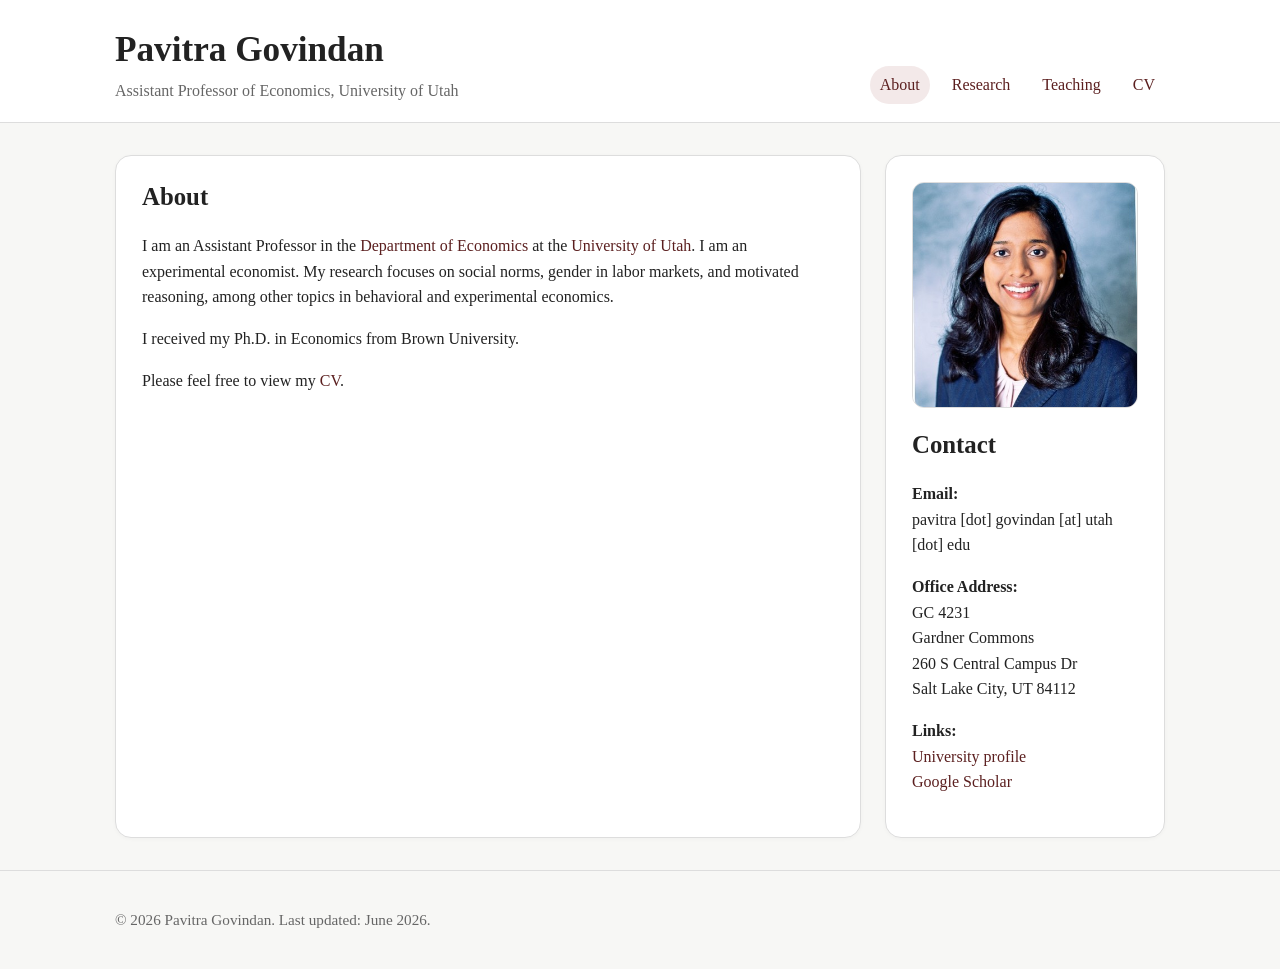
<file: index.html>
<!doctype html>
<html lang="en">
<head>
  <meta charset="utf-8">
  <meta name="viewport" content="width=device-width, initial-scale=1">
  <title>Pavitra Govindan | Academic Website</title>
  <meta name="description" content="Academic website of Pavitra Govindan, Assistant Professor of Economics at the University of Utah.">
  <link rel="stylesheet" href="assets/style.css">
</head>
<body>
  <header class="site-header">
    <div class="container header-grid">
      <div>
        <h1>Pavitra Govindan</h1>
        <p class="subtitle">Assistant Professor of Economics, University of Utah</p>
      </div>
      <nav aria-label="Main navigation">
        <a class="active" href="index.html">About</a>
        <a href="research.html">Research</a>
        <a href="teaching.html">Teaching</a>
        <a href="files/cv.pdf">CV</a>
      </nav>
    </div>
  </header>

  <main class="container content-grid">
    <section class="card main-card">
      <h2>About</h2>
      <p>
        I am an Assistant Professor in the
        <a href="https://econ.utah.edu/">Department of Economics</a> at the
        <a href="https://www.utah.edu/">University of Utah</a>. I am an experimental economist.
        My research focuses on social norms, gender in labor markets, and motivated reasoning,
        among other topics in behavioral and experimental economics.
      </p>
      <p>
        I received my Ph.D. in Economics from Brown University.
      </p>
      <p>
        Please feel free to view my <a href="files/cv.pdf">CV</a>.
      </p>
    </section>

    <aside class="card sidebar">
      <img class="profile-photo" src="assets/PavitraGovindan_Headshot.jpeg" alt="Pavitra Govindan">
      <h2>Contact</h2>
      <p><strong>Email:</strong><br><span class="email-obfuscated">pavitra [dot] govindan [at] utah [dot] edu</span></p>
      <p><strong>Office Address:</strong><br>GC 4231<br>Gardner Commons<br>260 S Central Campus Dr<br>Salt Lake City, UT 84112</p>
      <p><strong>Links:</strong><br>
        <a href="https://profiles.faculty.utah.edu/u6019273">University profile</a><br>
        <a href="https://scholar.google.com/citations?user=WDmZccgAAAAJ">Google Scholar</a>
      </p>
    </aside>
  </main>

  <footer class="site-footer">
    <div class="container">
      <p>&copy; <span id="year"></span> Pavitra Govindan. Last updated: June 2026.</p>
    </div>
  </footer>
  <script>document.getElementById('year').textContent = new Date().getFullYear();</script>
</body>
</html>
</file>
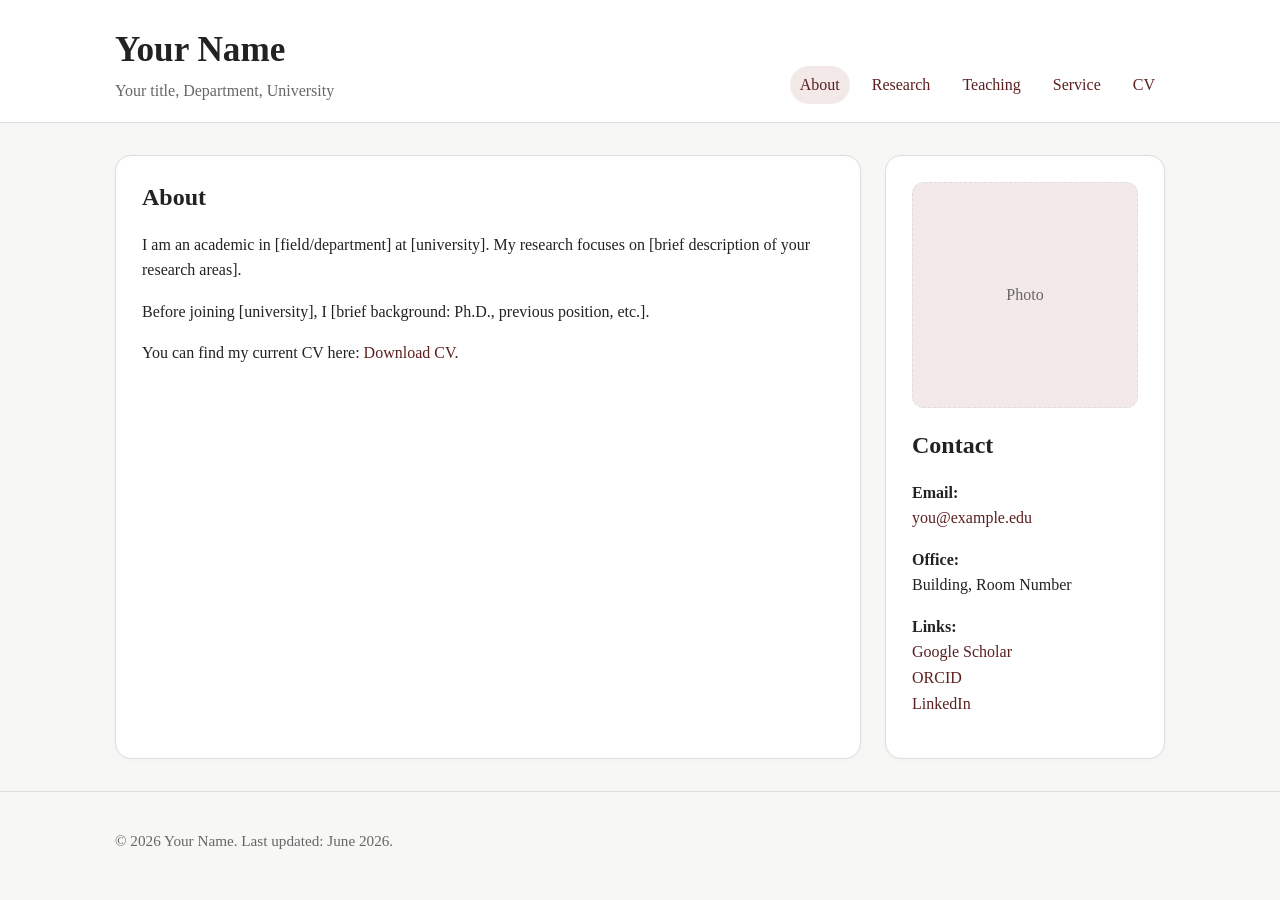
<file: academic_website_starter/index.html>
<!doctype html>
<html lang="en">
<head>
  <meta charset="utf-8">
  <meta name="viewport" content="width=device-width, initial-scale=1">
  <title>Your Name | Academic Website</title>
  <meta name="description" content="Academic website with research, teaching, service, and CV.">
  <link rel="stylesheet" href="assets/style.css">
</head>
<body>
  <header class="site-header">
    <div class="container header-grid">
      <div>
        <h1>Your Name</h1>
        <p class="subtitle">Your title, Department, University</p>
      </div>
      <nav aria-label="Main navigation">
        <a class="active" href="index.html">About</a>
        <a href="research.html">Research</a>
        <a href="teaching.html">Teaching</a>
        <a href="service.html">Service</a>
        <a href="files/cv.pdf">CV</a>
      </nav>
    </div>
  </header>

  <main class="container content-grid">
    <section class="card main-card">
      <h2>About</h2>
      <p>
        I am an academic in [field/department] at [university]. My research focuses on
        [brief description of your research areas].
      </p>
      <p>
        Before joining [university], I [brief background: Ph.D., previous position, etc.].
      </p>
      <p>
        You can find my current CV here:
        <a href="files/cv.pdf">Download CV</a>.
      </p>
    </section>

    <aside class="card sidebar">
      <div class="profile-placeholder" aria-label="Profile photo placeholder">Photo</div>
      <h2>Contact</h2>
      <p><strong>Email:</strong><br><a href="mailto:you@example.edu">you@example.edu</a></p>
      <p><strong>Office:</strong><br>Building, Room Number</p>
      <p><strong>Links:</strong><br>
        <a href="#">Google Scholar</a><br>
        <a href="#">ORCID</a><br>
        <a href="#">LinkedIn</a>
      </p>
    </aside>
  </main>

  <footer class="site-footer">
    <div class="container">
      <p>&copy; <span id="year"></span> Your Name. Last updated: June 2026.</p>
    </div>
  </footer>
  <script>document.getElementById('year').textContent = new Date().getFullYear();</script>
</body>
</html>
</file>
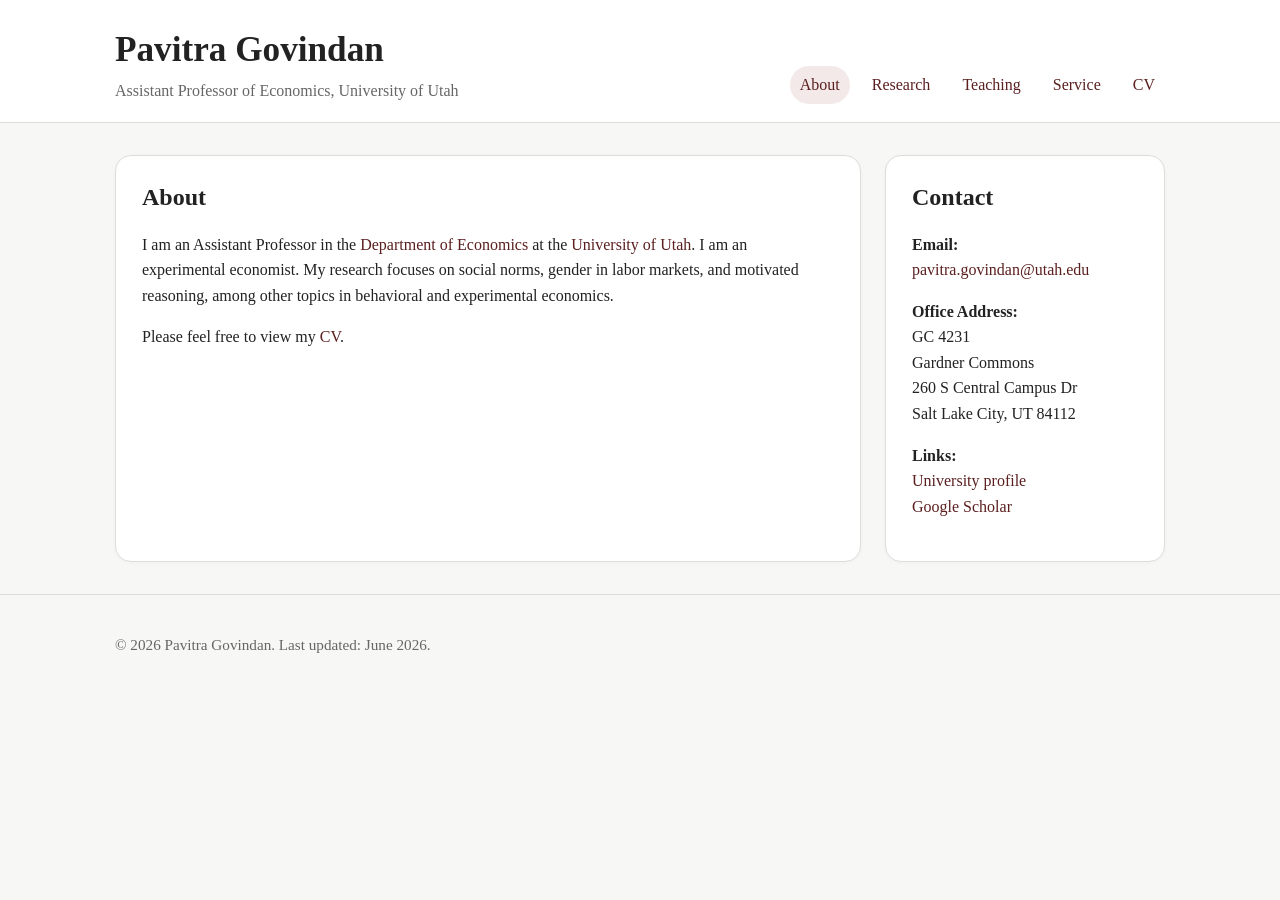
<file: pavitra_academic_website/index.html>
<!doctype html>
<html lang="en">
<head>
  <meta charset="utf-8">
  <meta name="viewport" content="width=device-width, initial-scale=1">
  <title>Pavitra Govindan | Academic Website</title>
  <meta name="description" content="Academic website of Pavitra Govindan, Assistant Professor of Economics at the University of Utah.">
  <link rel="stylesheet" href="assets/style.css">
</head>
<body>
  <header class="site-header">
    <div class="container header-grid">
      <div>
        <h1>Pavitra Govindan</h1>
        <p class="subtitle">Assistant Professor of Economics, University of Utah</p>
      </div>
      <nav aria-label="Main navigation">
        <a class="active" href="index.html">About</a>
        <a href="research.html">Research</a>
        <a href="teaching.html">Teaching</a>
        <a href="service.html">Service</a>
        <a href="files/cv.pdf">CV</a>
      </nav>
    </div>
  </header>

  <main class="container content-grid">
    <section class="card main-card">
      <h2>About</h2>
      <p>
        I am an Assistant Professor in the
        <a href="https://econ.utah.edu/">Department of Economics</a> at the
        <a href="https://www.utah.edu/">University of Utah</a>. I am an experimental economist.
        My research focuses on social norms, gender in labor markets, and motivated reasoning,
        among other topics in behavioral and experimental economics.
      </p>
      <p>
        Please feel free to view my <a href="files/cv.pdf">CV</a>.
      </p>
    </section>

    <aside class="card sidebar">
      <h2>Contact</h2>
      <p><strong>Email:</strong><br><a href="mailto:pavitra.govindan@utah.edu">pavitra.govindan@utah.edu</a></p>
      <p><strong>Office Address:</strong><br>GC 4231<br>Gardner Commons<br>260 S Central Campus Dr<br>Salt Lake City, UT 84112</p>
      <p><strong>Links:</strong><br>
        <a href="https://profiles.faculty.utah.edu/u6019273">University profile</a><br>
        <a href="https://scholar.google.com/citations?user=WDmZccgAAAAJ">Google Scholar</a>
      </p>
    </aside>
  </main>

  <footer class="site-footer">
    <div class="container">
      <p>&copy; <span id="year"></span> Pavitra Govindan. Last updated: June 2026.</p>
    </div>
  </footer>
  <script>document.getElementById('year').textContent = new Date().getFullYear();</script>
</body>
</html>
</file>
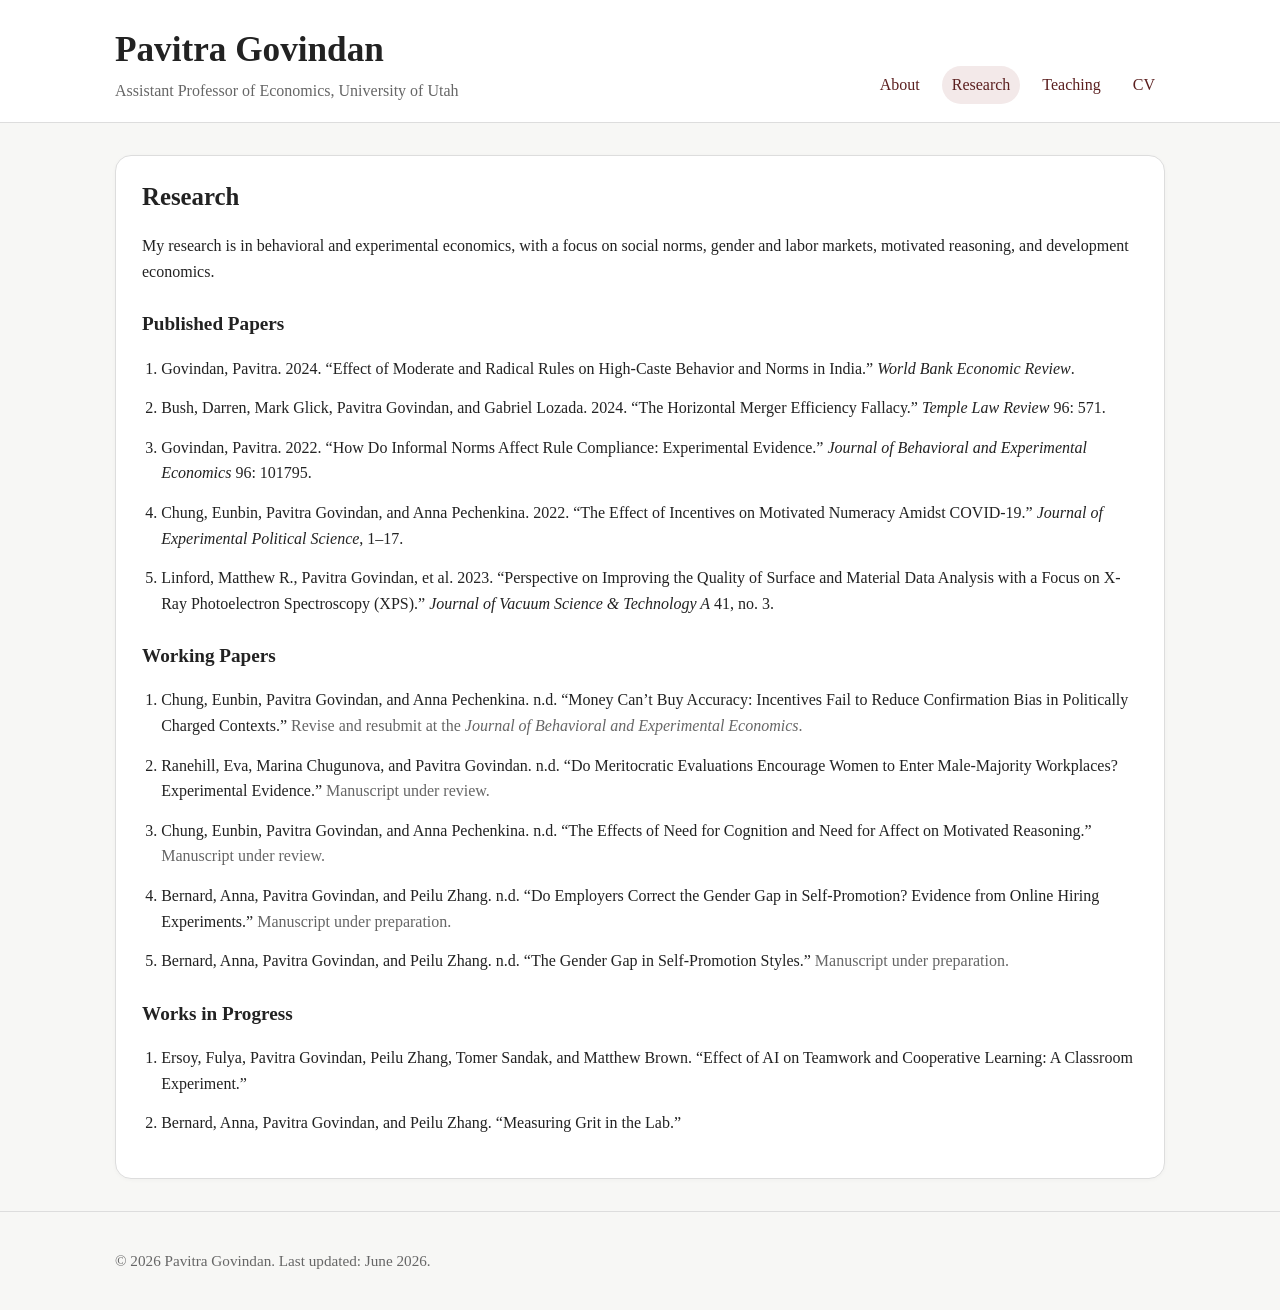
<file: research.html>
<!doctype html>
<html lang="en">
<head>
  <meta charset="utf-8">
  <meta name="viewport" content="width=device-width, initial-scale=1">
  <title>Research | Pavitra Govindan</title>
  <meta name="description" content="Research by Pavitra Govindan, including published papers, working papers, and works in progress.">
  <link rel="stylesheet" href="assets/style.css">
</head>
<body>
  <header class="site-header">
    <div class="container header-grid">
      <div>
        <h1>Pavitra Govindan</h1>
        <p class="subtitle">Assistant Professor of Economics, University of Utah</p>
      </div>
      <nav aria-label="Main navigation">
        <a href="index.html">About</a>
        <a class="active" href="research.html">Research</a>
        <a href="teaching.html">Teaching</a>
        <a href="files/cv.pdf">CV</a>
      </nav>
    </div>
  </header>

  <main class="container single-column">
    <section class="card">
      <h2>Research</h2>
      <p>
        My research is in behavioral and experimental economics, with a focus on social norms,
        gender and labor markets, motivated reasoning, and development economics.
      </p>

      <h3>Published Papers</h3>
      <ol class="publication-list">
        <li>Govindan, Pavitra. 2024. &ldquo;Effect of Moderate and Radical Rules on High-Caste Behavior and Norms in India.&rdquo; <em>World Bank Economic Review</em>.</li>
        <li>Bush, Darren, Mark Glick, Pavitra Govindan, and Gabriel Lozada. 2024. &ldquo;The Horizontal Merger Efficiency Fallacy.&rdquo; <em>Temple Law Review</em> 96: 571.</li>
        <li>Govindan, Pavitra. 2022. &ldquo;How Do Informal Norms Affect Rule Compliance: Experimental Evidence.&rdquo; <em>Journal of Behavioral and Experimental Economics</em> 96: 101795.</li>
        <li>Chung, Eunbin, Pavitra Govindan, and Anna Pechenkina. 2022. &ldquo;The Effect of Incentives on Motivated Numeracy Amidst COVID-19.&rdquo; <em>Journal of Experimental Political Science</em>, 1&ndash;17.</li>
        <li>Linford, Matthew R., Pavitra Govindan, et al. 2023. &ldquo;Perspective on Improving the Quality of Surface and Material Data Analysis with a Focus on X-Ray Photoelectron Spectroscopy (XPS).&rdquo; <em>Journal of Vacuum Science &amp; Technology A</em> 41, no. 3.</li>
      </ol>

      <h3>Working Papers</h3>
      <ol class="publication-list">
        <li>Chung, Eunbin, Pavitra Govindan, and Anna Pechenkina. n.d. &ldquo;Money Can&rsquo;t Buy Accuracy: Incentives Fail to Reduce Confirmation Bias in Politically Charged Contexts.&rdquo; <span class="pub-status">Revise and resubmit at the <em>Journal of Behavioral and Experimental Economics</em>.</span></li>
        <li>Ranehill, Eva, Marina Chugunova, and Pavitra Govindan. n.d. &ldquo;Do Meritocratic Evaluations Encourage Women to Enter Male-Majority Workplaces? Experimental Evidence.&rdquo; <span class="pub-status">Manuscript under review.</span></li>
        <li>Chung, Eunbin, Pavitra Govindan, and Anna Pechenkina. n.d. &ldquo;The Effects of Need for Cognition and Need for Affect on Motivated Reasoning.&rdquo; <span class="pub-status">Manuscript under review.</span></li>
        <li>Bernard, Anna, Pavitra Govindan, and Peilu Zhang. n.d. &ldquo;Do Employers Correct the Gender Gap in Self-Promotion? Evidence from Online Hiring Experiments.&rdquo; <span class="pub-status">Manuscript under preparation.</span></li>
        <li>Bernard, Anna, Pavitra Govindan, and Peilu Zhang. n.d. &ldquo;The Gender Gap in Self-Promotion Styles.&rdquo; <span class="pub-status">Manuscript under preparation.</span></li>
      </ol>

      <h3>Works in Progress</h3>
      <ol class="publication-list">
        <li>Ersoy, Fulya, Pavitra Govindan, Peilu Zhang, Tomer Sandak, and Matthew Brown. &ldquo;Effect of AI on Teamwork and Cooperative Learning: A Classroom Experiment.&rdquo;</li>
        <li>Bernard, Anna, Pavitra Govindan, and Peilu Zhang. &ldquo;Measuring Grit in the Lab.&rdquo;</li>
      </ol>
    </section>
  </main>

  <footer class="site-footer">
    <div class="container">
      <p>&copy; <span id="year"></span> Pavitra Govindan. Last updated: June 2026.</p>
    </div>
  </footer>
  <script>document.getElementById('year').textContent = new Date().getFullYear();</script>
</body>
</html>
</file>
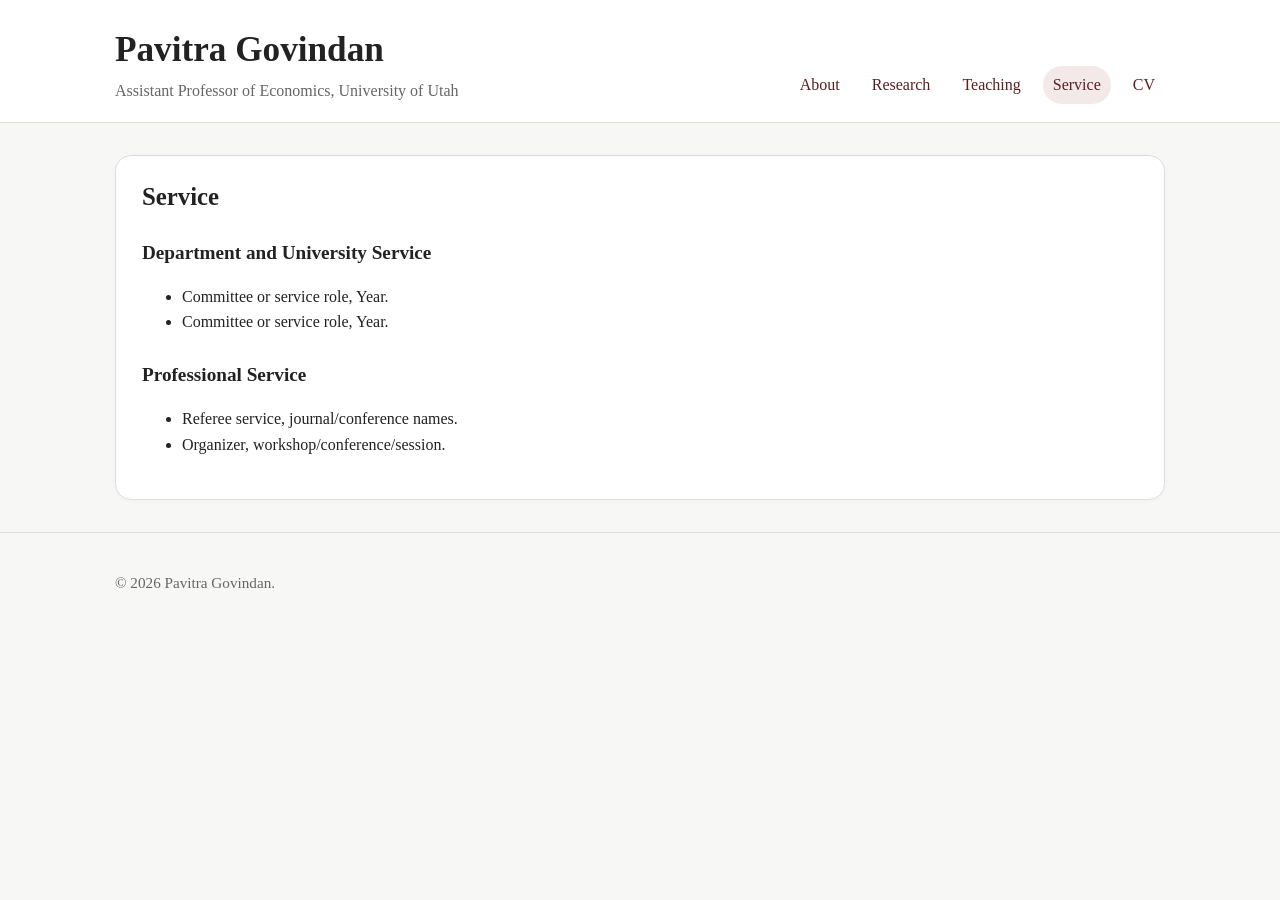
<file: service.html>
<!doctype html>
<html lang="en">
<head>
  <meta charset="utf-8">
  <meta name="viewport" content="width=device-width, initial-scale=1">
  <title>Service | Pavitra Govindan</title>
  <link rel="stylesheet" href="assets/style.css">
</head>
<body>
  <header class="site-header">
    <div class="container header-grid">
      <div>
        <h1>Pavitra Govindan</h1>
        <p class="subtitle">Assistant Professor of Economics, University of Utah</p>
      </div>
      <nav aria-label="Main navigation">
        <a href="index.html">About</a>
        <a href="research.html">Research</a>
        <a href="teaching.html">Teaching</a>
        <a class="active" href="service.html">Service</a>
        <a href="files/cv.pdf">CV</a>
      </nav>
    </div>
  </header>

  <main class="container single-column">
    <section class="card">
      <h2>Service</h2>
      <h3>Department and University Service</h3>
      <ul>
        <li>Committee or service role, Year.</li>
        <li>Committee or service role, Year.</li>
      </ul>

      <h3>Professional Service</h3>
      <ul>
        <li>Referee service, journal/conference names.</li>
        <li>Organizer, workshop/conference/session.</li>
      </ul>
    </section>
  </main>

  <footer class="site-footer"><div class="container"><p>&copy; <span id="year"></span> Pavitra Govindan.</p></div></footer>
  <script>document.getElementById('year').textContent = new Date().getFullYear();</script>
</body>
</html>
</file>
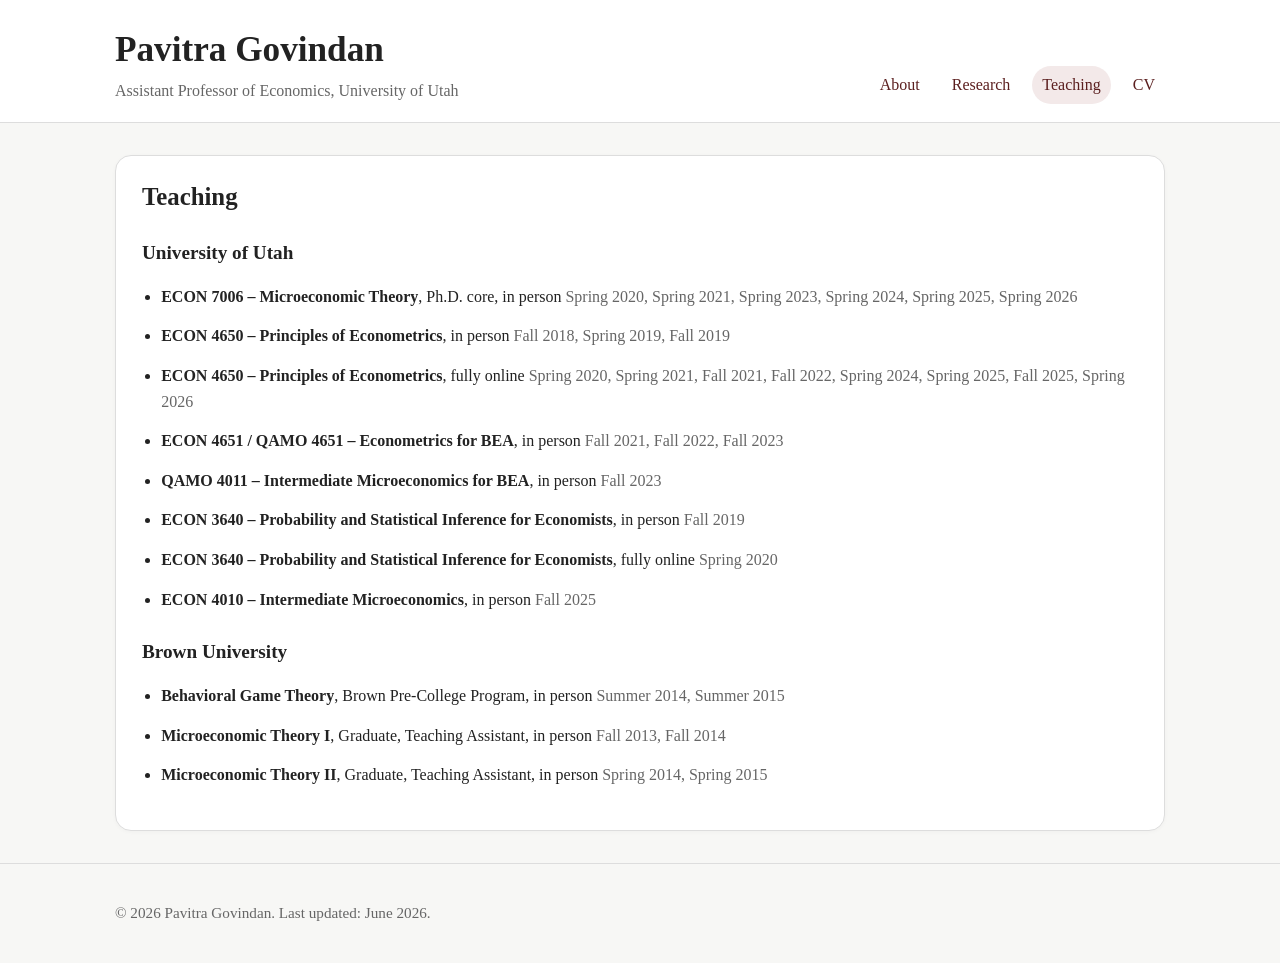
<file: teaching.html>
<!doctype html>
<html lang="en">
<head>
  <meta charset="utf-8">
  <meta name="viewport" content="width=device-width, initial-scale=1">
  <title>Teaching | Pavitra Govindan</title>
  <meta name="description" content="Teaching by Pavitra Govindan at the University of Utah and Brown University.">
  <link rel="stylesheet" href="assets/style.css">
</head>
<body>
  <header class="site-header">
    <div class="container header-grid">
      <div>
        <h1>Pavitra Govindan</h1>
        <p class="subtitle">Assistant Professor of Economics, University of Utah</p>
      </div>
      <nav aria-label="Main navigation">
        <a href="index.html">About</a>
        <a href="research.html">Research</a>
        <a class="active" href="teaching.html">Teaching</a>
        <a href="files/cv.pdf">CV</a>
      </nav>
    </div>
  </header>

  <main class="container single-column">
    <section class="card">
      <h2>Teaching</h2>

      <h3>University of Utah</h3>
      <ul class="teaching-list">
        <li><strong>ECON 7006 &ndash; Microeconomic Theory</strong>, Ph.D. core, in person <span class="course-dates">Spring 2020, Spring 2021, Spring 2023, Spring 2024, Spring 2025, Spring 2026</span></li>
        <li><strong>ECON 4650 &ndash; Principles of Econometrics</strong>, in person <span class="course-dates">Fall 2018, Spring 2019, Fall 2019</span></li>
        <li><strong>ECON 4650 &ndash; Principles of Econometrics</strong>, fully online <span class="course-dates">Spring 2020, Spring 2021, Fall 2021, Fall 2022, Spring 2024, Spring 2025, Fall 2025, Spring 2026</span></li>
        <li><strong>ECON 4651 / QAMO 4651 &ndash; Econometrics for BEA</strong>, in person <span class="course-dates">Fall 2021, Fall 2022, Fall 2023</span></li>
        <li><strong>QAMO 4011 &ndash; Intermediate Microeconomics for BEA</strong>, in person <span class="course-dates">Fall 2023</span></li>
        <li><strong>ECON 3640 &ndash; Probability and Statistical Inference for Economists</strong>, in person <span class="course-dates">Fall 2019</span></li>
        <li><strong>ECON 3640 &ndash; Probability and Statistical Inference for Economists</strong>, fully online <span class="course-dates">Spring 2020</span></li>
        <li><strong>ECON 4010 &ndash; Intermediate Microeconomics</strong>, in person <span class="course-dates">Fall 2025</span></li>
      </ul>

      <h3>Brown University</h3>
      <ul class="teaching-list">
        <li><strong>Behavioral Game Theory</strong>, Brown Pre-College Program, in person <span class="course-dates">Summer 2014, Summer 2015</span></li>
        <li><strong>Microeconomic Theory I</strong>, Graduate, Teaching Assistant, in person <span class="course-dates">Fall 2013, Fall 2014</span></li>
        <li><strong>Microeconomic Theory II</strong>, Graduate, Teaching Assistant, in person <span class="course-dates">Spring 2014, Spring 2015</span></li>
      </ul>
    </section>
  </main>

  <footer class="site-footer">
    <div class="container">
      <p>&copy; <span id="year"></span> Pavitra Govindan. Last updated: June 2026.</p>
    </div>
  </footer>
  <script>document.getElementById('year').textContent = new Date().getFullYear();</script>
</body>
</html>
</file>
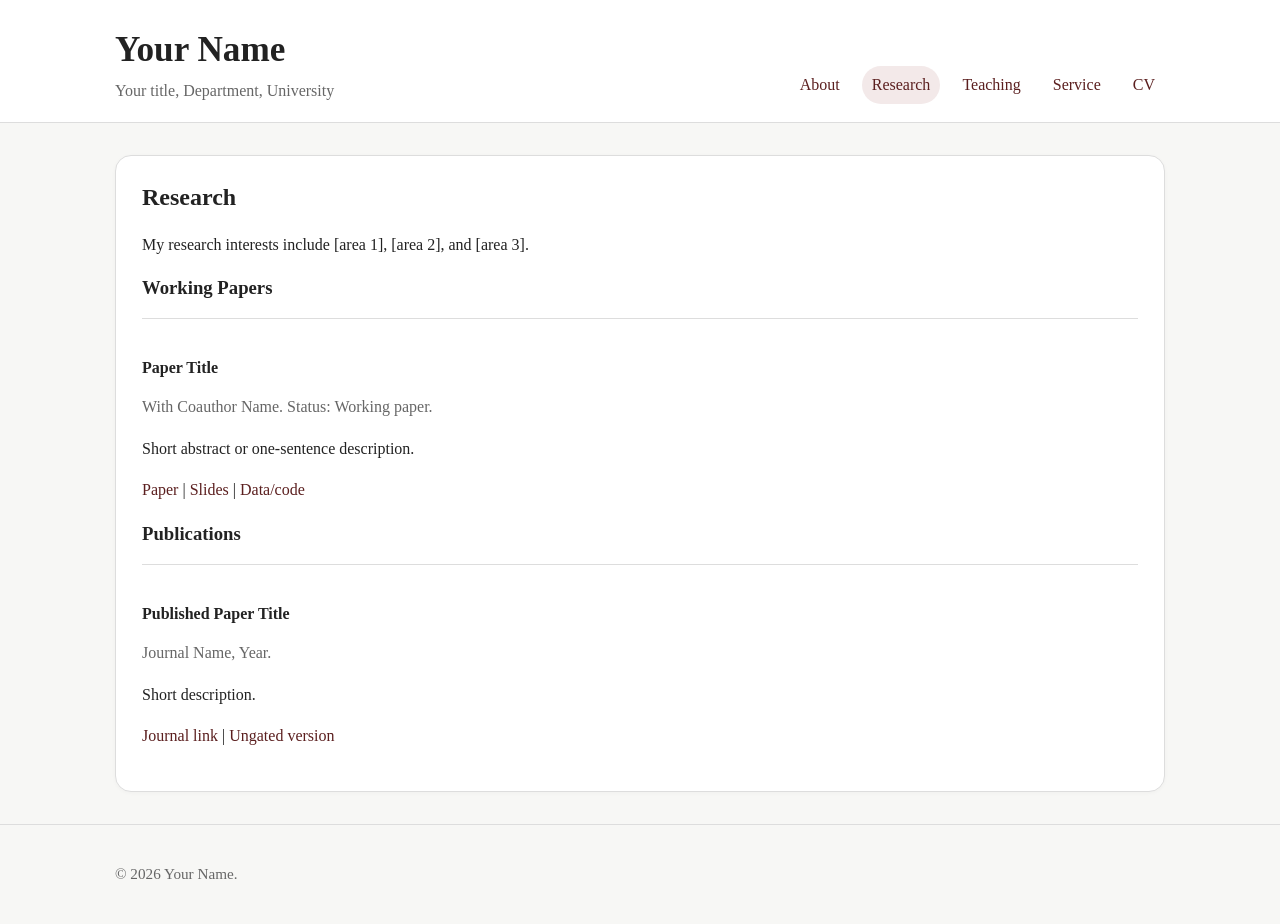
<file: academic_website_starter/research.html>
<!doctype html>
<html lang="en">
<head>
  <meta charset="utf-8">
  <meta name="viewport" content="width=device-width, initial-scale=1">
  <title>Research | Your Name</title>
  <link rel="stylesheet" href="assets/style.css">
</head>
<body>
  <header class="site-header">
    <div class="container header-grid">
      <div>
        <h1>Your Name</h1>
        <p class="subtitle">Your title, Department, University</p>
      </div>
      <nav aria-label="Main navigation">
        <a href="index.html">About</a>
        <a class="active" href="research.html">Research</a>
        <a href="teaching.html">Teaching</a>
        <a href="service.html">Service</a>
        <a href="files/cv.pdf">CV</a>
      </nav>
    </div>
  </header>

  <main class="container single-column">
    <section class="card">
      <h2>Research</h2>
      <p>
        My research interests include [area 1], [area 2], and [area 3].
      </p>

      <h3>Working Papers</h3>
      <article class="entry">
        <h4>Paper Title</h4>
        <p class="muted">With Coauthor Name. Status: Working paper.</p>
        <p>Short abstract or one-sentence description.</p>
        <p><a href="#">Paper</a> | <a href="#">Slides</a> | <a href="#">Data/code</a></p>
      </article>

      <h3>Publications</h3>
      <article class="entry">
        <h4>Published Paper Title</h4>
        <p class="muted">Journal Name, Year.</p>
        <p>Short description.</p>
        <p><a href="#">Journal link</a> | <a href="#">Ungated version</a></p>
      </article>
    </section>
  </main>

  <footer class="site-footer"><div class="container"><p>&copy; <span id="year"></span> Your Name.</p></div></footer>
  <script>document.getElementById('year').textContent = new Date().getFullYear();</script>
</body>
</html>
</file>
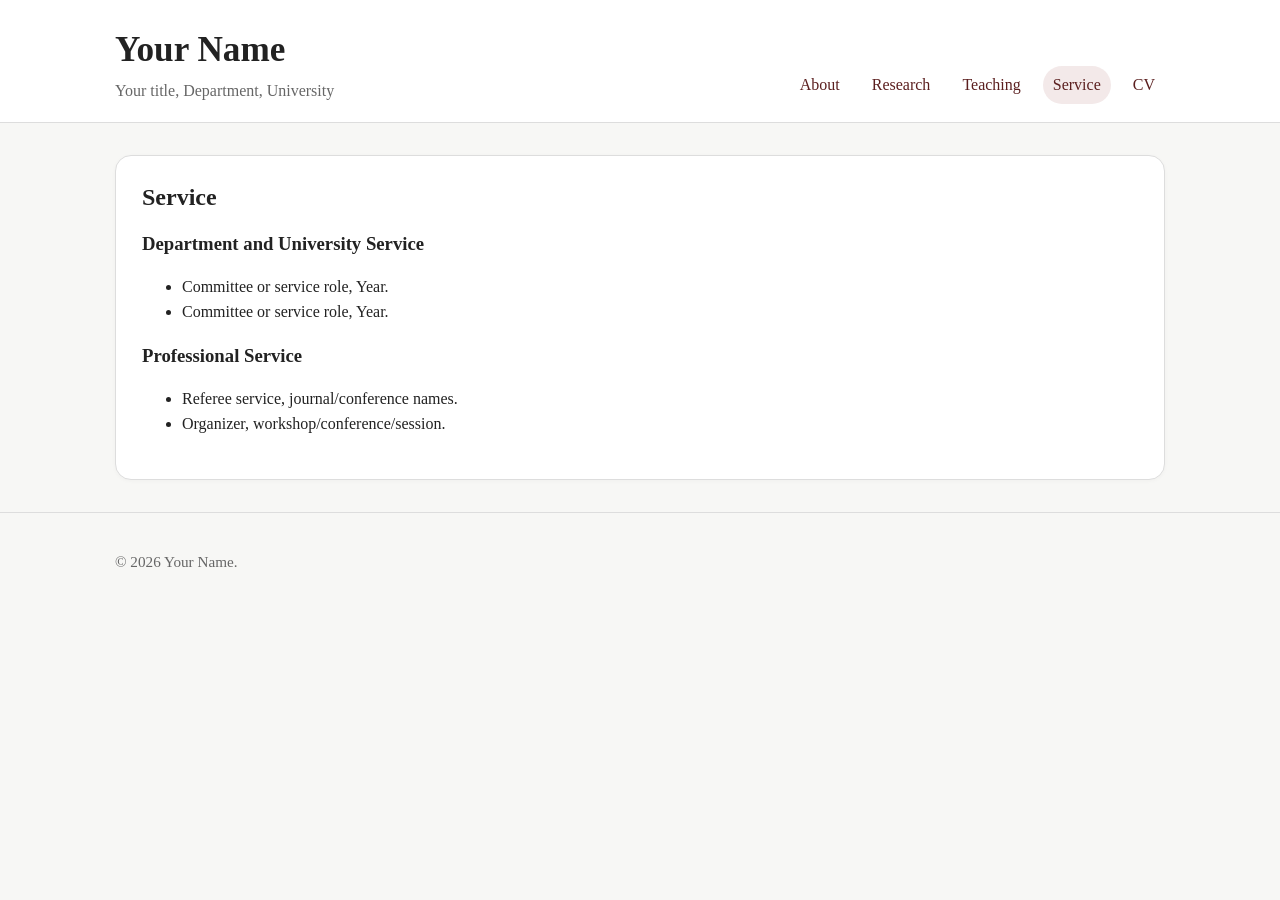
<file: academic_website_starter/service.html>
<!doctype html>
<html lang="en">
<head>
  <meta charset="utf-8">
  <meta name="viewport" content="width=device-width, initial-scale=1">
  <title>Service | Your Name</title>
  <link rel="stylesheet" href="assets/style.css">
</head>
<body>
  <header class="site-header">
    <div class="container header-grid">
      <div>
        <h1>Your Name</h1>
        <p class="subtitle">Your title, Department, University</p>
      </div>
      <nav aria-label="Main navigation">
        <a href="index.html">About</a>
        <a href="research.html">Research</a>
        <a href="teaching.html">Teaching</a>
        <a class="active" href="service.html">Service</a>
        <a href="files/cv.pdf">CV</a>
      </nav>
    </div>
  </header>

  <main class="container single-column">
    <section class="card">
      <h2>Service</h2>
      <h3>Department and University Service</h3>
      <ul>
        <li>Committee or service role, Year.</li>
        <li>Committee or service role, Year.</li>
      </ul>

      <h3>Professional Service</h3>
      <ul>
        <li>Referee service, journal/conference names.</li>
        <li>Organizer, workshop/conference/session.</li>
      </ul>
    </section>
  </main>

  <footer class="site-footer"><div class="container"><p>&copy; <span id="year"></span> Your Name.</p></div></footer>
  <script>document.getElementById('year').textContent = new Date().getFullYear();</script>
</body>
</html>
</file>
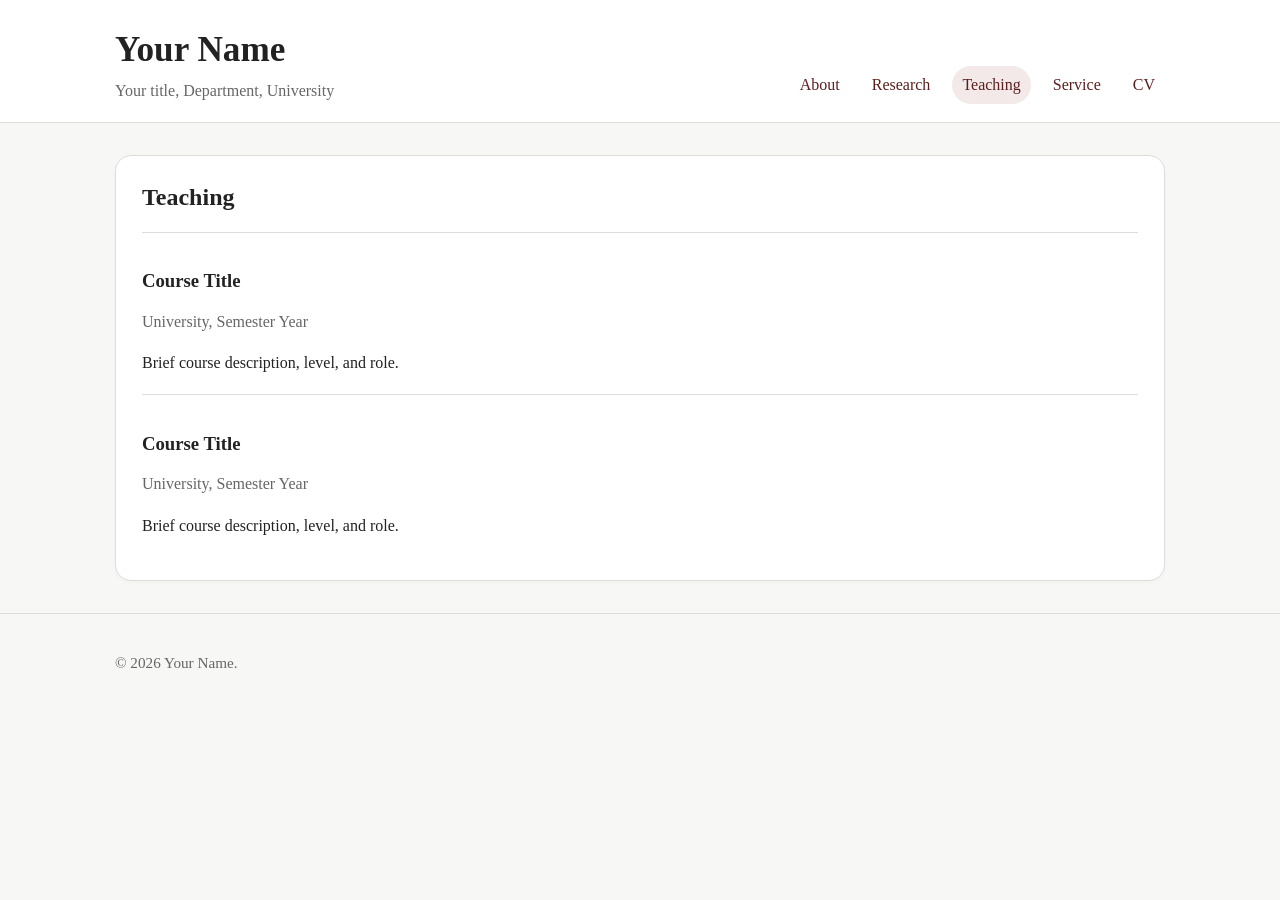
<file: academic_website_starter/teaching.html>
<!doctype html>
<html lang="en">
<head>
  <meta charset="utf-8">
  <meta name="viewport" content="width=device-width, initial-scale=1">
  <title>Teaching | Your Name</title>
  <link rel="stylesheet" href="assets/style.css">
</head>
<body>
  <header class="site-header">
    <div class="container header-grid">
      <div>
        <h1>Your Name</h1>
        <p class="subtitle">Your title, Department, University</p>
      </div>
      <nav aria-label="Main navigation">
        <a href="index.html">About</a>
        <a href="research.html">Research</a>
        <a class="active" href="teaching.html">Teaching</a>
        <a href="service.html">Service</a>
        <a href="files/cv.pdf">CV</a>
      </nav>
    </div>
  </header>

  <main class="container single-column">
    <section class="card">
      <h2>Teaching</h2>
      <article class="entry">
        <h3>Course Title</h3>
        <p class="muted">University, Semester Year</p>
        <p>Brief course description, level, and role.</p>
      </article>
      <article class="entry">
        <h3>Course Title</h3>
        <p class="muted">University, Semester Year</p>
        <p>Brief course description, level, and role.</p>
      </article>
    </section>
  </main>

  <footer class="site-footer"><div class="container"><p>&copy; <span id="year"></span> Your Name.</p></div></footer>
  <script>document.getElementById('year').textContent = new Date().getFullYear();</script>
</body>
</html>
</file>
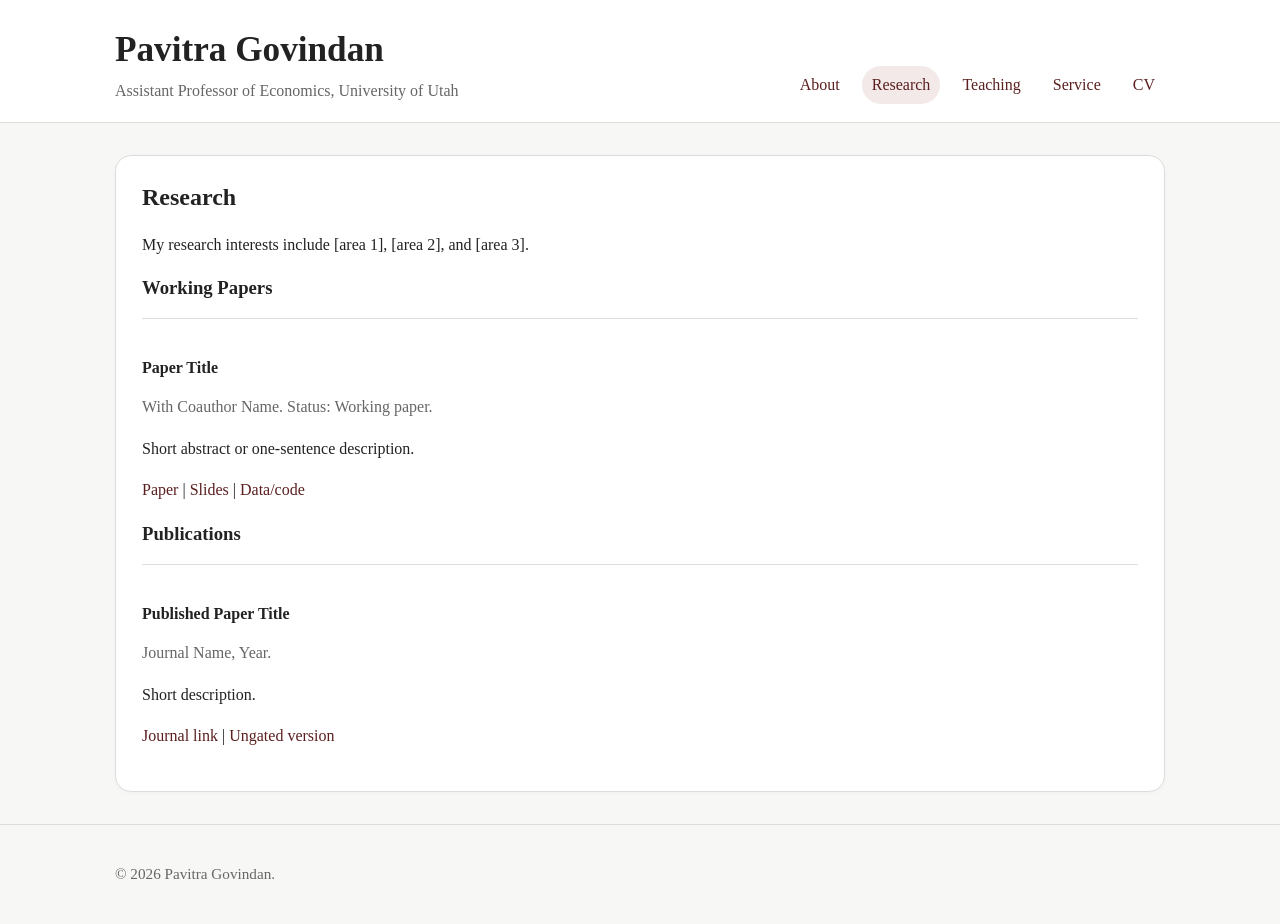
<file: pavitra_academic_website/research.html>
<!doctype html>
<html lang="en">
<head>
  <meta charset="utf-8">
  <meta name="viewport" content="width=device-width, initial-scale=1">
  <title>Research | Pavitra Govindan</title>
  <link rel="stylesheet" href="assets/style.css">
</head>
<body>
  <header class="site-header">
    <div class="container header-grid">
      <div>
        <h1>Pavitra Govindan</h1>
        <p class="subtitle">Assistant Professor of Economics, University of Utah</p>
      </div>
      <nav aria-label="Main navigation">
        <a href="index.html">About</a>
        <a class="active" href="research.html">Research</a>
        <a href="teaching.html">Teaching</a>
        <a href="service.html">Service</a>
        <a href="files/cv.pdf">CV</a>
      </nav>
    </div>
  </header>

  <main class="container single-column">
    <section class="card">
      <h2>Research</h2>
      <p>
        My research interests include [area 1], [area 2], and [area 3].
      </p>

      <h3>Working Papers</h3>
      <article class="entry">
        <h4>Paper Title</h4>
        <p class="muted">With Coauthor Name. Status: Working paper.</p>
        <p>Short abstract or one-sentence description.</p>
        <p><a href="#">Paper</a> | <a href="#">Slides</a> | <a href="#">Data/code</a></p>
      </article>

      <h3>Publications</h3>
      <article class="entry">
        <h4>Published Paper Title</h4>
        <p class="muted">Journal Name, Year.</p>
        <p>Short description.</p>
        <p><a href="#">Journal link</a> | <a href="#">Ungated version</a></p>
      </article>
    </section>
  </main>

  <footer class="site-footer"><div class="container"><p>&copy; <span id="year"></span> Pavitra Govindan.</p></div></footer>
  <script>document.getElementById('year').textContent = new Date().getFullYear();</script>
</body>
</html>
</file>
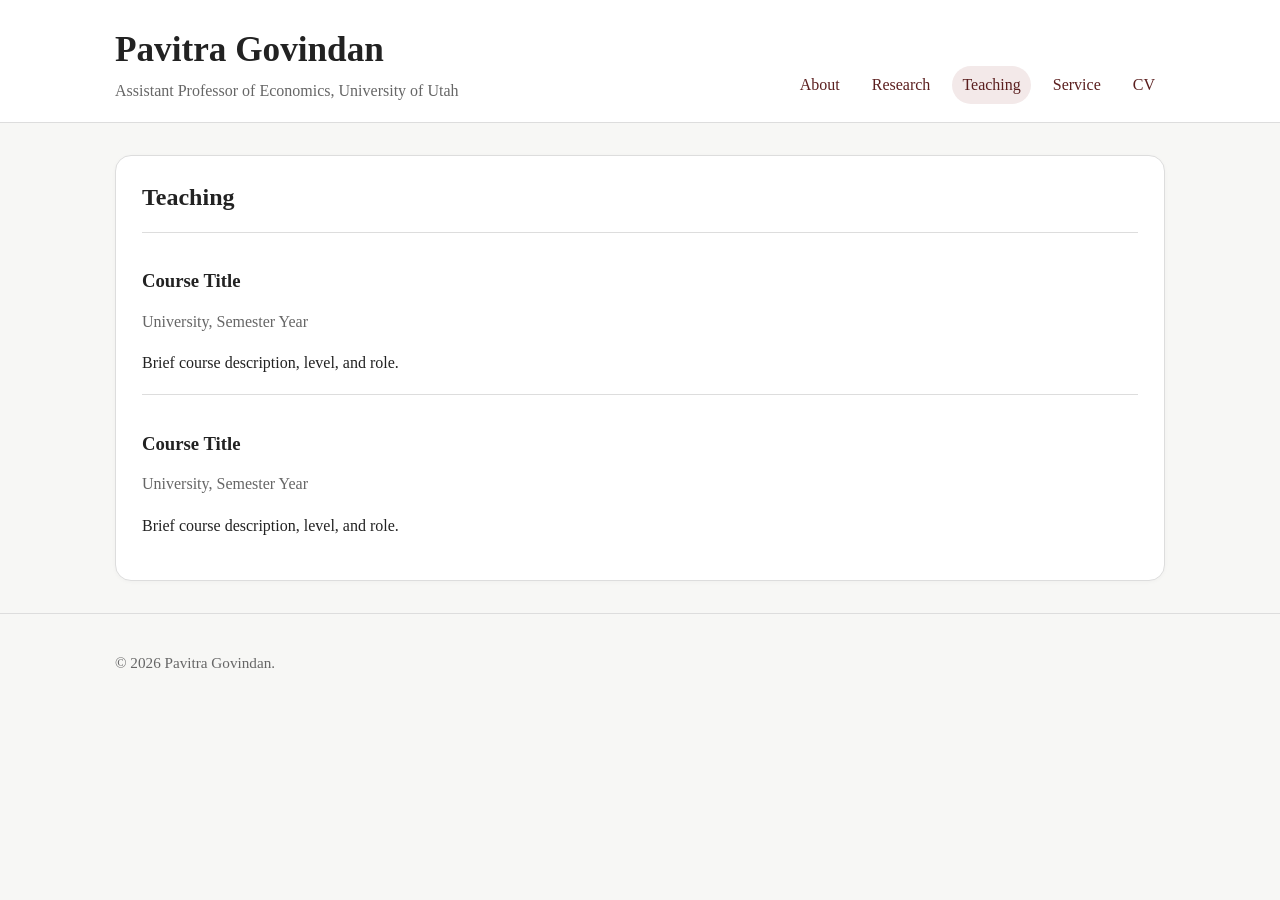
<file: pavitra_academic_website/teaching.html>
<!doctype html>
<html lang="en">
<head>
  <meta charset="utf-8">
  <meta name="viewport" content="width=device-width, initial-scale=1">
  <title>Teaching | Pavitra Govindan</title>
  <link rel="stylesheet" href="assets/style.css">
</head>
<body>
  <header class="site-header">
    <div class="container header-grid">
      <div>
        <h1>Pavitra Govindan</h1>
        <p class="subtitle">Assistant Professor of Economics, University of Utah</p>
      </div>
      <nav aria-label="Main navigation">
        <a href="index.html">About</a>
        <a href="research.html">Research</a>
        <a class="active" href="teaching.html">Teaching</a>
        <a href="service.html">Service</a>
        <a href="files/cv.pdf">CV</a>
      </nav>
    </div>
  </header>

  <main class="container single-column">
    <section class="card">
      <h2>Teaching</h2>
      <article class="entry">
        <h3>Course Title</h3>
        <p class="muted">University, Semester Year</p>
        <p>Brief course description, level, and role.</p>
      </article>
      <article class="entry">
        <h3>Course Title</h3>
        <p class="muted">University, Semester Year</p>
        <p>Brief course description, level, and role.</p>
      </article>
    </section>
  </main>

  <footer class="site-footer"><div class="container"><p>&copy; <span id="year"></span> Pavitra Govindan.</p></div></footer>
  <script>document.getElementById('year').textContent = new Date().getFullYear();</script>
</body>
</html>
</file>
<file: assets/style.css>
:root {
  --background: #f7f7f5;
  --card: #ffffff;
  --text: #222222;
  --muted: #666666;
  --border: #dddddd;
  --accent: #5b1f1f;
  --accent-light: #f3e9e9;
}

* {
  box-sizing: border-box;
}

body {
  margin: 0;
  font-family: Georgia, 'Times New Roman', serif;
  color: var(--text);
  background: var(--background);
  line-height: 1.6;
}

a {
  color: var(--accent);
  text-decoration: none;
}

a:hover,
a:focus {
  text-decoration: underline;
}

.container {
  width: min(1050px, calc(100% - 32px));
  margin: 0 auto;
}

.site-header {
  background: var(--card);
  border-bottom: 1px solid var(--border);
  padding: 28px 0 18px;
}

.header-grid {
  display: grid;
  grid-template-columns: 1fr auto;
  gap: 24px;
  align-items: end;
}

h1,
h2,
h3,
h4 {
  line-height: 1.25;
}

h1 {
  margin: 0;
  font-size: 2.2rem;
}

h2 {
  font-size: 1.55rem;
}

h3 {
  font-size: 1.2rem;
  margin-top: 28px;
}

.subtitle,
.muted {
  color: var(--muted);
}

.subtitle {
  margin: 6px 0 0;
}

nav {
  display: flex;
  flex-wrap: wrap;
  gap: 12px;
}

nav a {
  padding: 6px 10px;
  border-radius: 999px;
}

nav a.active,
nav a:hover,
nav a:focus {
  background: var(--accent-light);
  text-decoration: none;
}

.content-grid {
  display: grid;
  grid-template-columns: 1fr 280px;
  gap: 24px;
  padding: 32px 0;
}

.single-column {
  padding: 32px 0;
}

.card {
  background: var(--card);
  border: 1px solid var(--border);
  border-radius: 16px;
  padding: 26px;
  box-shadow: 0 1px 4px rgba(0, 0, 0, 0.03);
}

.main-card h2,
.card h2 {
  margin-top: 0;
}

.sidebar {
  align-self: start;
}

.profile-photo {
  width: 100%;
  display: block;
  border-radius: 12px;
  margin-bottom: 22px;
  border: 1px solid var(--border);
}

.entry {
  border-top: 1px solid var(--border);
  padding-top: 18px;
  margin-top: 18px;
}

.publication-list,
.teaching-list {
  padding-left: 1.2rem;
}

.publication-list li,
.teaching-list li {
  margin-bottom: 14px;
}

.pub-status,
.course-dates {
  color: var(--muted);
}

.teaching-list strong {
  font-weight: 700;
}

.site-footer {
  border-top: 1px solid var(--border);
  color: var(--muted);
  padding: 22px 0;
  font-size: 0.95rem;
}

@media (max-width: 760px) {
  .header-grid,
  .content-grid {
    grid-template-columns: 1fr;
  }

  nav {
    margin-top: 8px;
  }
}
</file>
<file: academic_website_starter/assets/style.css>
:root {
  --background: #f7f7f5;
  --card: #ffffff;
  --text: #222222;
  --muted: #666666;
  --border: #dddddd;
  --accent: #5b1f1f;
  --accent-light: #f3e9e9;
}

* {
  box-sizing: border-box;
}

body {
  margin: 0;
  font-family: Georgia, 'Times New Roman', serif;
  color: var(--text);
  background: var(--background);
  line-height: 1.6;
}

a {
  color: var(--accent);
  text-decoration: none;
}

a:hover,
a:focus {
  text-decoration: underline;
}

.container {
  width: min(1050px, calc(100% - 32px));
  margin: 0 auto;
}

.site-header {
  background: var(--card);
  border-bottom: 1px solid var(--border);
  padding: 28px 0 18px;
}

.header-grid {
  display: grid;
  grid-template-columns: 1fr auto;
  gap: 24px;
  align-items: end;
}

h1,
h2,
h3,
h4 {
  line-height: 1.25;
}

h1 {
  margin: 0;
  font-size: 2.2rem;
}

.subtitle,
.muted {
  color: var(--muted);
}

.subtitle {
  margin: 6px 0 0;
}

nav {
  display: flex;
  flex-wrap: wrap;
  gap: 12px;
}

nav a {
  padding: 6px 10px;
  border-radius: 999px;
}

nav a.active,
nav a:hover,
nav a:focus {
  background: var(--accent-light);
  text-decoration: none;
}

.content-grid {
  display: grid;
  grid-template-columns: 1fr 280px;
  gap: 24px;
  padding: 32px 0;
}

.single-column {
  padding: 32px 0;
}

.card {
  background: var(--card);
  border: 1px solid var(--border);
  border-radius: 16px;
  padding: 26px;
  box-shadow: 0 1px 4px rgba(0, 0, 0, 0.03);
}

.main-card h2,
.card h2 {
  margin-top: 0;
}

.sidebar {
  align-self: start;
}

.profile-placeholder {
  width: 100%;
  aspect-ratio: 1 / 1;
  display: grid;
  place-items: center;
  border-radius: 12px;
  background: var(--accent-light);
  color: var(--muted);
  margin-bottom: 22px;
  border: 1px dashed var(--border);
}

.entry {
  border-top: 1px solid var(--border);
  padding-top: 18px;
  margin-top: 18px;
}

.entry h3,
.entry h4 {
  margin-bottom: 4px;
}

.site-footer {
  border-top: 1px solid var(--border);
  color: var(--muted);
  padding: 22px 0;
  font-size: 0.95rem;
}

@media (max-width: 760px) {
  .header-grid,
  .content-grid {
    grid-template-columns: 1fr;
  }

  nav {
    margin-top: 8px;
  }
}
</file>
<file: pavitra_academic_website/assets/style.css>
:root {
  --background: #f7f7f5;
  --card: #ffffff;
  --text: #222222;
  --muted: #666666;
  --border: #dddddd;
  --accent: #5b1f1f;
  --accent-light: #f3e9e9;
}

* {
  box-sizing: border-box;
}

body {
  margin: 0;
  font-family: Georgia, 'Times New Roman', serif;
  color: var(--text);
  background: var(--background);
  line-height: 1.6;
}

a {
  color: var(--accent);
  text-decoration: none;
}

a:hover,
a:focus {
  text-decoration: underline;
}

.container {
  width: min(1050px, calc(100% - 32px));
  margin: 0 auto;
}

.site-header {
  background: var(--card);
  border-bottom: 1px solid var(--border);
  padding: 28px 0 18px;
}

.header-grid {
  display: grid;
  grid-template-columns: 1fr auto;
  gap: 24px;
  align-items: end;
}

h1,
h2,
h3,
h4 {
  line-height: 1.25;
}

h1 {
  margin: 0;
  font-size: 2.2rem;
}

.subtitle,
.muted {
  color: var(--muted);
}

.subtitle {
  margin: 6px 0 0;
}

nav {
  display: flex;
  flex-wrap: wrap;
  gap: 12px;
}

nav a {
  padding: 6px 10px;
  border-radius: 999px;
}

nav a.active,
nav a:hover,
nav a:focus {
  background: var(--accent-light);
  text-decoration: none;
}

.content-grid {
  display: grid;
  grid-template-columns: 1fr 280px;
  gap: 24px;
  padding: 32px 0;
}

.single-column {
  padding: 32px 0;
}

.card {
  background: var(--card);
  border: 1px solid var(--border);
  border-radius: 16px;
  padding: 26px;
  box-shadow: 0 1px 4px rgba(0, 0, 0, 0.03);
}

.main-card h2,
.card h2 {
  margin-top: 0;
}

.sidebar {
  align-self: start;
}

.profile-placeholder {
  width: 100%;
  aspect-ratio: 1 / 1;
  display: grid;
  place-items: center;
  border-radius: 12px;
  background: var(--accent-light);
  color: var(--muted);
  margin-bottom: 22px;
  border: 1px dashed var(--border);
}

.entry {
  border-top: 1px solid var(--border);
  padding-top: 18px;
  margin-top: 18px;
}

.entry h3,
.entry h4 {
  margin-bottom: 4px;
}

.site-footer {
  border-top: 1px solid var(--border);
  color: var(--muted);
  padding: 22px 0;
  font-size: 0.95rem;
}

@media (max-width: 760px) {
  .header-grid,
  .content-grid {
    grid-template-columns: 1fr;
  }

  nav {
    margin-top: 8px;
  }
}
</file>
